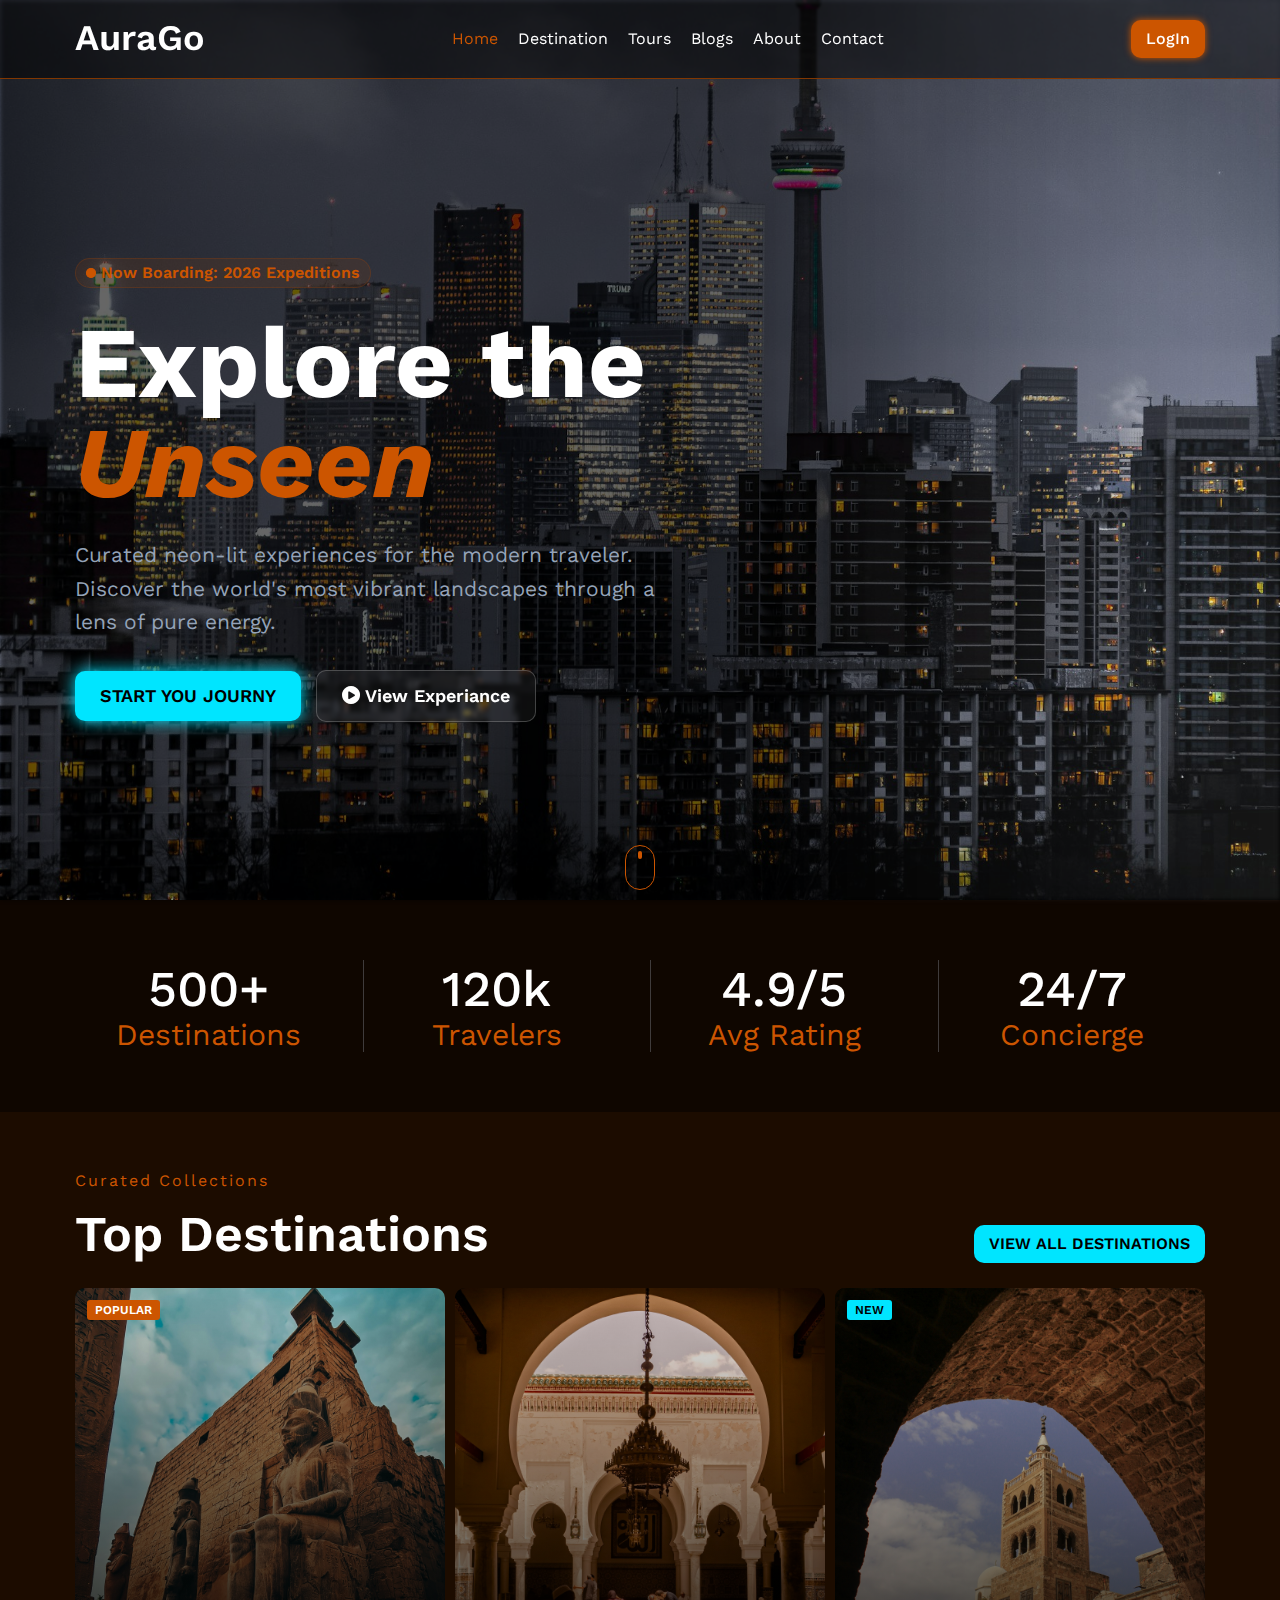
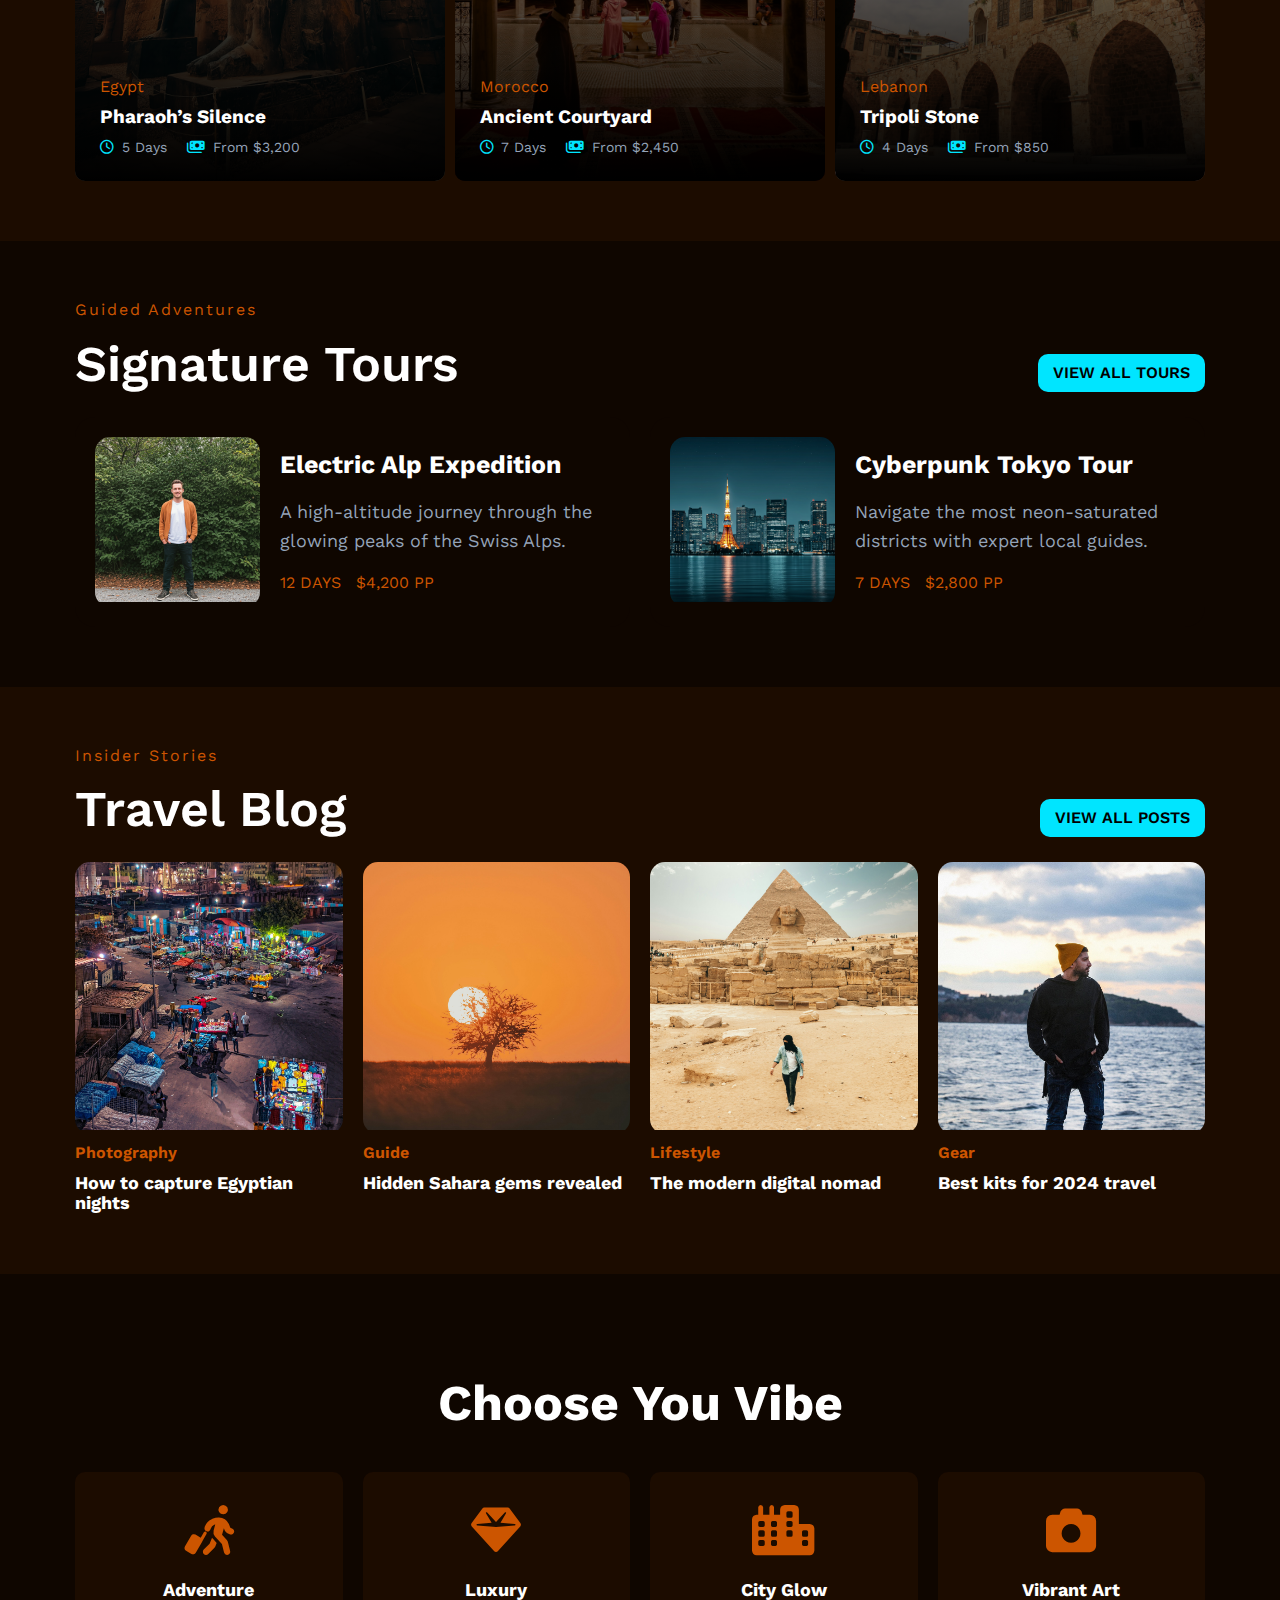
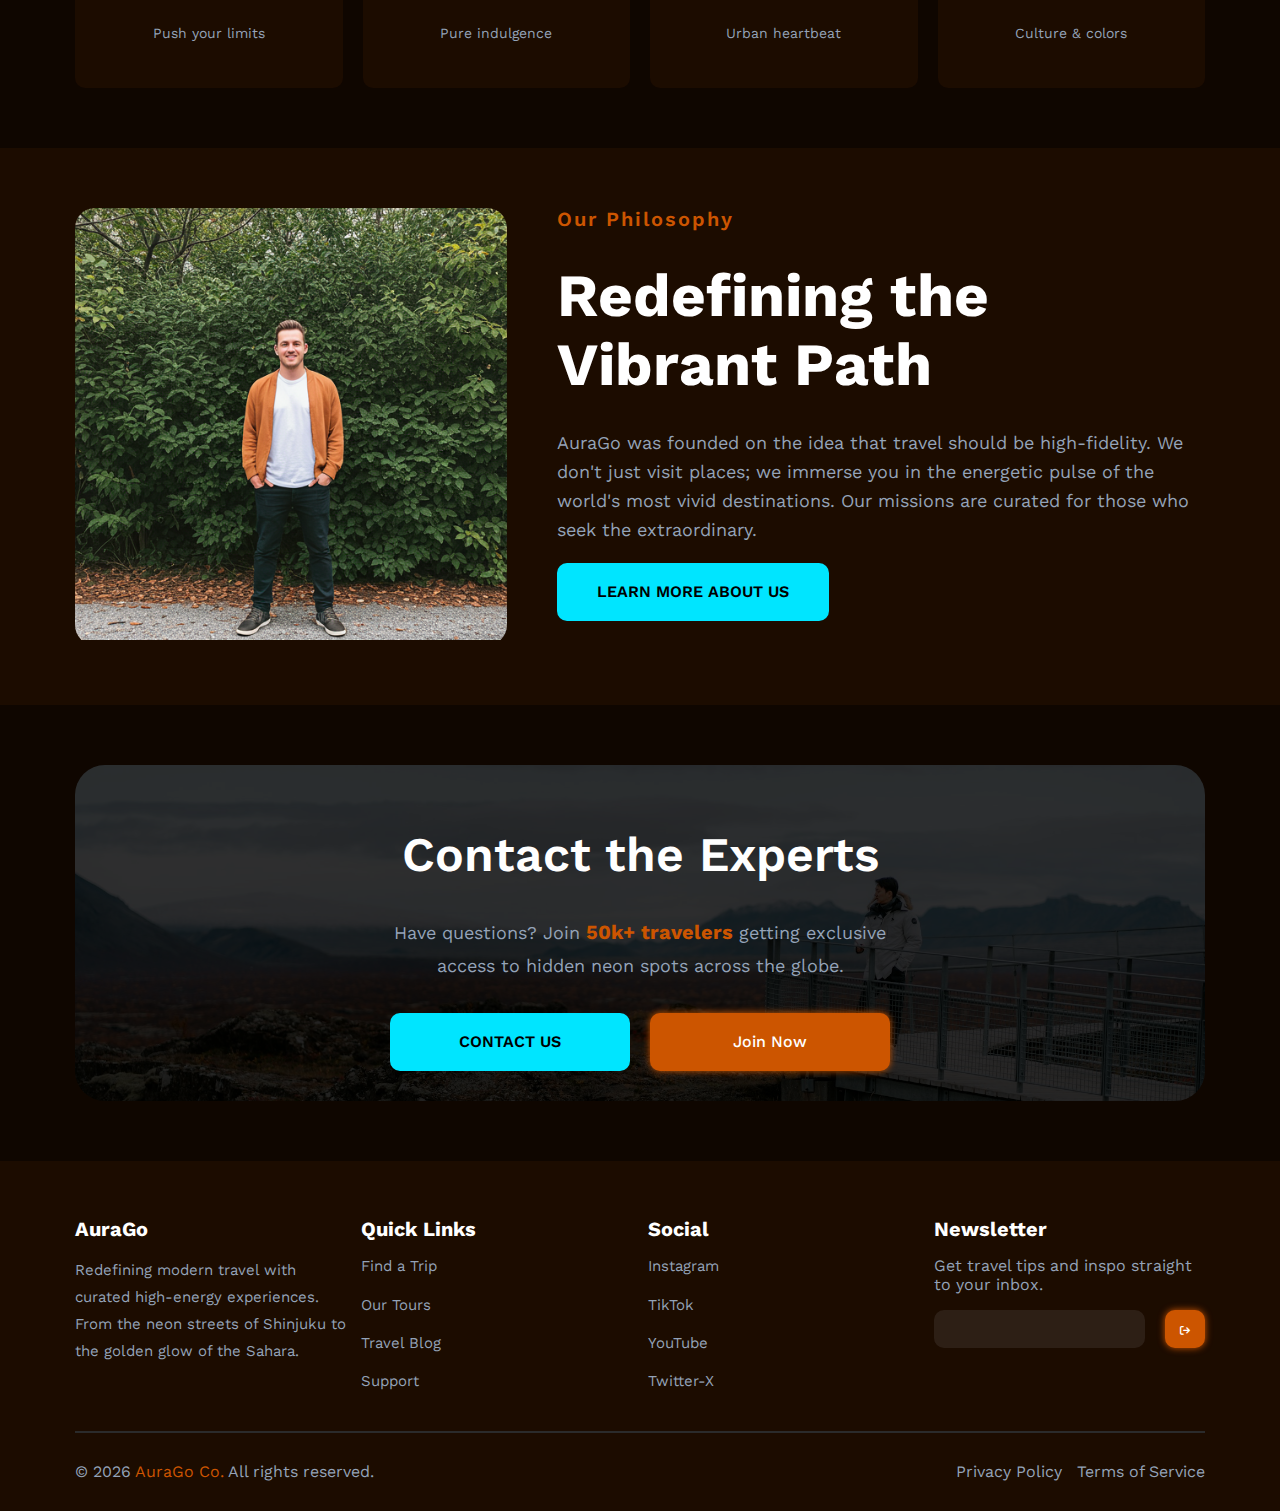
<file: index.html>
<!doctype html>
<html lang="en">
  <head>
    <meta charset="UTF-8" />
    <meta name="viewport" content="width=device-width, initial-scale=1.0" />
    <title>AuraGo</title>
    <link rel="stylesheet" href="CSS/commonStyles.css" />
    <link rel="stylesheet" href="CSS/homePage.css" />
    <link rel="stylesheet" href="CSS/Normalize.css" />
    <link
      rel="stylesheet"
      href="https://cdnjs.cloudflare.com/ajax/libs/font-awesome/6.5.1/css/all.min.css"
    />
    <link rel="preconnect" href="https://fonts.googleapis.com" />
    <link rel="preconnect" href="https://fonts.gstatic.com" crossorigin />
    <link
      href="https://fonts.googleapis.com/css2?family=Montserrat:ital,wght@0,100..900;1,100..900&family=Work+Sans:ital,wght@0,100..900;1,100..900&display=swap"
      rel="stylesheet"
    />
  </head>
  <body>
    <header>
      <div class="container">
        <div class="logo">
          <a href="#">AuraGo</a>
        </div>
        <nav>
          <ul>
            <li><a class="active" href="#">Home</a></li>
            <li><a href="#destinations">Destination</a></li>
            <li><a href="#tours">Tours</a></li>
            <li><a href="#blogs">Blogs</a></li>
            <li><a href="#about">About</a></li>
            <li><a href="#contact">Contact</a></li>
          </ul>
        </nav>
        <div>
          <button class="custom-btn orange">
            <a href="Pages/login.html">LogIn</a>
          </button>
        </div>
      </div>
    </header>
    <section class="landing">
      <div class="container">
        <div class="content">
          <div class="boarding">
            <span>
              <span></span>
              <span></span>
            </span>
            Now Boarding: 2026 Expeditions
          </div>
          <h1>Explore the <span>Unseen</span></h1>
          <p>
            Curated neon-lit experiences for the modern traveler. Discover the
            world's most vibrant landscapes through a lens of pure energy.
          </p>
          <div class="btns">
            <button class="journy custom-btn skyblue">
              <a href="Pages/join.html">Start You Journy</a>
            </button>
            <button class="experience custom-btn">
              <i class="fa-solid fa-circle-play"></i> View Experiance
            </button>
          </div>
        </div>
        <div class="mouse"></div>
      </div>
    </section>
    <section class="stats section-padding dark-bg">
      <div class="container">
        <div class="stat">
          <h2>500+</h2>
          <p>Destinations</p>
        </div>
        <div class="stat">
          <h2>120k</h2>
          <p>Travelers</p>
        </div>
        <div class="stat">
          <h2>4.9/5</h2>
          <p>Avg Rating</p>
        </div>
        <div class="stat">
          <h2>24/7</h2>
          <p>Concierge</p>
        </div>
      </div>
    </section>
    <section id="destinations" class="destinations section-padding light-bg">
      <div class="container">
        <div class="special-heading">
          <div>
            <span>Curated Collections</span>
            <h1>Top Destinations</h1>
          </div>
          <button class="custom-btn skyblue">
            <a href="./Pages/destinations.html"> View All Destinations </a>
          </button>
        </div>
        <div class="content">
          <div class="card popular">
            <img src="Assets/temple.jpg" alt="Tokyo" />
            <div class="card-info">
              <span>Egypt</span>
              <h4>Pharaoh’s Silence</h4>
              <div>
                <span><i class="fa-regular fa-clock"></i> 5 Days</span>
                <span><i class="fa-solid fa-money-bills"></i> From $3,200</span>
              </div>
            </div>
          </div>
          <div class="card">
            <img src="Assets/moroco.jpg" alt="Tokyo" />
            <div class="card-info">
              <span>Morocco</span>
              <h4>Ancient Courtyard</h4>
              <div>
                <span><i class="fa-regular fa-clock"></i> 7 Days</span>
                <span><i class="fa-solid fa-money-bills"></i> From $2,450</span>
              </div>
            </div>
          </div>
          <div class="card new">
            <img src="Assets/lebanon.jpg" alt="Tokyo" />
            <div class="card-info">
              <span>Lebanon</span>
              <h4>Tripoli Stone</h4>
              <div>
                <span><i class="fa-regular fa-clock"></i> 4 Days</span>
                <span><i class="fa-solid fa-money-bills"></i> From $850</span>
              </div>
            </div>
          </div>
        </div>
      </div>
    </section>
    <section id="tours" class="tours section-padding dark-bg">
      <div class="container">
        <div class="special-heading">
          <div>
            <span>Guided Adventures</span>
            <h1>Signature Tours</h1>
          </div>
          <button class="custom-btn skyblue">
            <a href="Pages/tours.html"> View All Tours </a>
          </button>
        </div>
        <div class="cards">
          <div class="card">
            <div class="image">
              <img src="Assets/tour-1.png" alt="" />
            </div>
            <div class="card-info">
              <h3>Electric Alp Expedition</h3>
              <p>
                A high-altitude journey through the glowing peaks of the Swiss
                Alps.
              </p>
              <div>
                <span>12 DAYS </span>
                <span>$4,200 PP</span>
              </div>
            </div>
          </div>
          <div class="card">
            <div class="image">
              <img src="Assets/tour-2.png" alt="" />
            </div>
            <div class="card-info">
              <h3>Cyberpunk Tokyo Tour</h3>
              <p>
                Navigate the most neon-saturated districts with expert local
                guides.
              </p>
              <div>
                <span>7 DAYS </span>
                <span>$2,800 PP</span>
              </div>
            </div>
          </div>
        </div>
      </div>
    </section>
    <section id="blogs" class="blogs section-padding light-bg">
      <div class="container">
        <div class="special-heading">
          <div>
            <span>Insider Stories </span>
            <h1>Travel Blog</h1>
          </div>
          <button class="custom-btn skyblue">
            <a href="Pages/blogs.html"> View All Posts </a>
          </button>
        </div>
        <div class="cards">
          <div class="card">
            <div class="image">
              <img src="Assets/blog-1.jpg" alt="" />
            </div>
            <div class="card-info">
              <h4>Photography</h4>
              <p>How to capture Egyptian nights</p>
            </div>
          </div>
          <div class="card">
            <div class="image">
              <img src="Assets/blog-2.jpg" alt="" />
            </div>
            <div class="card-info">
              <h4>Guide</h4>
              <p>Hidden Sahara gems revealed</p>
            </div>
          </div>
          <div class="card">
            <div class="image">
              <img src="Assets/blog-3.png" alt="" />
            </div>
            <div class="card-info">
              <h4>Lifestyle</h4>
              <p>The modern digital nomad</p>
            </div>
          </div>
          <div class="card">
            <div class="image">
              <img src="Assets/blog-4.jpg" alt="" />
            </div>
            <div class="card-info">
              <h4>Gear</h4>
              <p>Best kits for 2024 travel</p>
            </div>
          </div>
        </div>
      </div>
    </section>
    <section class="activities section-padding dark-bg">
      <div class="container">
        <h1>Choose You Vibe</h1>
        <div class="cards">
          <div class="card">
            <i class="fas fa-solid fa-person-walking-luggage"></i>
            <h4>Adventure</h4>
            <p>Push your limits</p>
          </div>
          <div class="card">
            <i class="fas fa-regular fa-gem"></i>
            <h4>Luxury</h4>
            <p>Pure indulgence</p>
          </div>
          <div class="card">
            <i class="fas fa-solid fa-city"></i>
            <h4>City Glow</h4>
            <p>Urban heartbeat</p>
          </div>
          <div class="card">
            <i class="fas fa-camera"></i>
            <h4>Vibrant Art</h4>
            <p>Culture & colors</p>
          </div>
        </div>
      </div>
    </section>
    <section id="about" class="about section-padding light-bg">
      <div class="container">
        <div class="image"><img src="Assets/tour-1.png" alt="" /></div>
        <div class="info">
          <span>Our Philosophy</span>
          <h2>Redefining the Vibrant Path</h2>
          <p>
            AuraGo was founded on the idea that travel should be high-fidelity.
            We don't just visit places; we immerse you in the energetic pulse of
            the world's most vivid destinations. Our missions are curated for
            those who seek the extraordinary.
          </p>
          <button class="custom-btn skyblue">Learn More About Us</button>
        </div>
      </div>
    </section>
    <section id="contact" class="contact section-padding dark-bg">
      <div class="container">
        <div>
          <img
            src="Assets/join-us.jpg"
            alt="Man Standing On A Bridge, Looking At A Nature View"
          />
          <div class="content">
            <h1>Contact the Experts</h1>
            <p>
              Have questions? Join <span>50k+ travelers</span> getting exclusive
              access to hidden neon spots across the globe.
            </p>
            <div class="btns">
              <button type="submit" class="custom-btn skyblue">
                <a href="Pages/contact.html"> Contact US </a>
              </button>
              <button type="submit" class="custom-btn orange">
                <a href="Pages/signup.html"> Join Now </a>
              </button>
            </div>
          </div>
        </div>
      </div>
    </section>
    <footer class="light-bg">
      <div class="container">
        <div class="content">
          <div class="col about">
            <h2>AuraGo</h2>
            <p>
              Redefining modern travel with curated high-energy experiences.
              From the neon streets of Shinjuku to the golden glow of the
              Sahara.
            </p>
          </div>
          <div class="col quick-links">
            <h2>Quick Links</h2>
            <ul>
              <li><a href="Pages/destinations.html">Find a Trip</a></li>
              <li><a href="Pages/tours.html">Our Tours</a></li>
              <li><a href="Pages/blogs.html">Travel Blog</a></li>
              <li><a href="Pages/contact.html">Support</a></li>
            </ul>
          </div>
          <div class="col social-media">
            <h2>Social</h2>
            <ul>
              <li><a href="https://www.instagram.com">Instagram</a></li>
              <li><a href="https://www.tiktok.com">TikTok</a></li>
              <li><a href="https://www.toutube.com">YouTube</a></li>
              <li><a href="https://www.x.com">Twitter-X</a></li>
            </ul>
          </div>
          <div class="col newsletter">
            <h2>Newsletter</h2>
            <p>Get travel tips and inspo straight to your inbox.</p>
            <div>
              <input type="text" />
              <button class="custom-btn orange">
                <i class="fas fa-solid fa-arrow-right-from-bracket"></i>
              </button>
            </div>
          </div>
        </div>
        <div class="copyright">
          <div>&copy; 2026 <span>AuraGo Co.</span> All rights reserved.</div>
          <div>
            <a href="">Privacy Policy</a>
            <a href="">Terms of Service</a>
          </div>
        </div>
      </div>
    </footer>
  </body>
  <script>
    let links = document.querySelector("header .container ul");
    links.addEventListener("click", (e) => {
      links.querySelectorAll("a").forEach((link) => {
        link.classList.remove("active");
      });
      e.target.classList.add("active");
    });
  </script>
</html>
</file>
<file: CSS/commonStyles.css>
* {
  box-sizing: border-box;
  -moz-box-sizing: border-box;
  -webkit-box-sizing: border-box;
}

:root {
  --main-color: #cc5500;
  --dark-orange-color: #813701;
  --secandary-color: #00e5ff;
  --text-color: #94a3b8;
  --bg-color-1: #1c0c00;
  --bg-color-2: #0f0600;
}

html {
  scroll-behavior: smooth;
}

body {
  font-family: "Work Sans", sans-serif;
  background-color: black;
}

ul {
  list-style: none;
  padding: 0;
  margin: 0;
}

a {
  text-decoration: none;
}

.dark-bg {
  background-color: var(--bg-color-2);
}
.light-bg {
  background-color: var(--bg-color-1);
}

.section-padding {
  padding-top: 60px;
  padding-bottom: 60px;
}
/* Different Scrrens */
.container {
  padding: 0 20px;
  margin: 0 auto;
}

@media (min-width: 548px) {
  .container {
    width: 520px;
  }
}
@media (min-width: 768px) {
  .container {
    width: 750px;
  }
}
@media (min-width: 992px) {
  .container {
    width: 970px;
  }
}
@media (min-width: 1200px) {
  .container {
    width: 1170px;
  }
}
@media (min-width: 1400px) {
  .container {
    width: 1370px;
  }
}
/* --Different Scrrens-- */

/* ******\\\\\\ All Components //////****** */

/* Sepcial Heading */
.special-heading {
  display: flex;
  justify-content: space-between;
  margin-bottom: 25px;
}

@media (max-width: 768px) {
  .special-heading {
    flex-direction: column;
  }
}

.special-heading button {
  align-self: flex-end;
}

@media (max-width: 768px) {
  .special-heading button {
    align-self: stretch;
    margin-top: 15px;
  }
}

.special-heading div span {
  color: var(--main-color);
  letter-spacing: 2px;
}

.special-heading div h1 {
  font-size: 50px;
  font-weight: 600;
  margin: 15px 0 0;
  color: white;
}

@media (max-width: 768px) {
  .special-heading div h1 {
    font-size: 32px;
  }
}
/* --Sepcial Heading-- */

/* Buttons */
.custom-btn {
  border: none;
  color: white;
  border-radius: 10px;
  padding: 10px 15px;
  cursor: pointer;
  transition: 0.3s;
}

.orange {
  background-color: var(--main-color);
  box-shadow: 0 0 7px var(--main-color);
  font-weight: 500;
}
.orange a {
  color: white;
}

.orange:hover {
  background-color: var(--dark-orange-color);
}

.skyblue {
  color: black !important;
  background-color: var(--secandary-color);
  text-transform: uppercase;
  font-weight: 600;
}

.skyblue:hover {
  transform: scale(1.08);
}

.skyblue a {
  color: black;
}

/* --Buttons-- */

/* --******\\\\\\ All Components //////******-- */

/* Header */
header {
  position: fixed;
  z-index: 1050;
  width: 100%;
  top: 0;
  border-bottom: 1px solid var(--dark-orange-color);
}

header::before {
  content: "";
  position: absolute;
  z-index: -1;
  width: 100%;
  height: 100%;
  background-color: #0000007a;
  backdrop-filter: blur(1px);
}

header .container {
  min-height: 78px;
  display: flex;
  justify-content: space-between;
}

header .container .logo a {
  font-size: 36px;
  font-weight: 600;
  color: white;
}

header .container nav {
  display: flex;
  align-items: center;
}

header .container nav ul {
  display: flex;
  align-items: center;
}

@media (max-width: 768px) {
  header .container nav ul {
    display: none;
  }
}

header .container nav ul a {
  padding: 15px 10px;
  display: block;
  transition: 0.3s;
  color: white;
}

header .container nav ul a.active,
header .container nav ul a:hover {
  color: var(--main-color);
}

header .container > div {
  display: flex;
  align-items: center;
}
/* --Header-- */

/* Footer */
footer .container .content {
  display: grid;
  grid-template-columns: repeat(4, minmax(0, 1fr));
  color: var(--text-color);
  gap: 15px;
  padding: 40px 0;
}

@media (max-width: 768px) {
  footer .container .content {
    grid-template-columns: minmax(0, 1fr);
  }
}

footer .container .content .col h2 {
  color: white;
  font-size: 20px;
}

footer .container .content .about p {
  font-size: 15px;
  line-height: 1.8;
}

footer .container .content .col ul {
  display: flex;
  flex-direction: column;
  gap: 20px;
}

footer .container .content .col ul a {
  color: var(--text-color);
  transition: 0.3s;
  font-size: 15px;
}

footer .container .content .col ul a:hover {
  color: var(--main-color);
}

footer .container .content .newsletter p {
  font: 15px;
}

footer .container .content .newsletter div {
  display: flex;
  gap: 10px;
}

footer .container .content .newsletter div input {
  flex: 1;
  background-color: #adadad1f;
  outline: none;
  padding: 10px;
  border-radius: 10px;
  font-size: 12px;
  color: white;
  border: 1px solid transparent;
  transition: 0.3s;
  margin-right: 10px;
  min-width: 0;
}

footer .container .content .newsletter div input:focus {
  border-color: blue;
}

footer .container .content .newsletter div i {
  font-size: 10px;
}

footer .container .copyright {
  display: flex;
  justify-content: space-between;
  align-items: center;
  text-align: center;
  color: var(--text-color);
  padding: 30px 0;
  border-top: 2px solid #2b2b2b;
}

@media (max-width: 768px) {
  footer .container .copyright {
    flex-direction: column;
    align-items: center;
    gap: 10px;
  }
}

footer .container .copyright a.home {
  font-weight: 700;
  font-size: 30px;
}

footer .container .copyright span {
  color: var(--main-color);
}

footer .container .copyright a {
  color: var(--text-color);
  margin-left: 10px;
  transition: 0.3s;
}

footer .container .copyright a:hover {
  color: var(--main-color);
}

/* --Footer-- */
</file>
<file: CSS/homePage.css>
/* Landing */
.landing {
  background-image: url(../Assets/landing.jpg);
  max-width: 100%;
  height: 100vh;
  background-size: cover;
  position: relative;
  background-position: center;
  display: flex;
  align-items: center;
  color: white;
  padding-top: 80px;
}

.landing::before {
  content: "";
  position: absolute;
  width: 100%;
  height: 100%;
  left: 0;
  top: 0;
  background-image: linear-gradient(to right, #000000 60%, #ffffff24);
  filter: opacity(0.6) blur(2px);
}

.mouse {
  position: absolute;
  bottom: 10px;
  left: 50%;
  transform: translateX(-50%);
  width: 30px;
  height: 45px;
  border-radius: 30px;
  border: 1px solid var(--main-color);
}

@media (max-width: 768px) {
  .mouse {
    display: none;
  }
}

.mouse::before {
  content: "";
  position: absolute;
  width: 4px;
  height: 8px;
  left: 50%;
  top: 5px;
  transform: translateX(-50%);
  background-color: var(--main-color);
  border-radius: 5px;
  animation: up-down 1s infinite;
}

.landing .container .content {
  position: relative;
  z-index: 1;
  max-width: 600px;
}

.landing .container .boarding {
  color: var(--main-color);
  background-color: #a2430021;
  border-radius: 20px;
  padding: 5px 10px;
  width: fit-content;
  font-weight: 600;
  border: 1px solid #a2440045;
}

.landing .container .boarding > span {
  display: inline-flex;
  position: relative;
}

.landing .container .boarding > span span {
  width: 10px;
  height: 10px;
  border-radius: 50%;
  background-color: var(--main-color);
}

.landing .container .boarding > span span:last-of-type {
  position: absolute;
  left: 0;
  top: 0;
  animation: flashing 1s cubic-bezier(0, 0, 0.2, 1) infinite;
  opacity: 0.75;
}

.landing .container h1 {
  font-size: 100px;
  margin: 25px 0;
  line-height: 1;
}

@media (max-width: 992px) {
  .landing .container h1 {
    font-size: 70px;
  }
}

.landing .container h1 span {
  color: var(--main-color);
  font-style: italic;
}

.landing .container p {
  font-size: 21px;
  color: var(--text-color);
  line-height: 1.6;
}

.landing .container .btns button {
  font-weight: 600;
  font-size: 18px;
  padding: 15px 25px;
}

.landing .container .btns .journy {
  margin-right: 10px;
  box-shadow: 0px 0px 16px var(--secandary-color);
}

.landing .container .btns .experience {
  backdrop-filter: blur(2px);
  background-color: #ffffff0d;
  border: 1px solid rgb(180 180 180 / 32%);
  margin-top: 10px;
  box-shadow: none;
}

.landing .container .btns .experience:hover {
  background-color: #ffffff29;
}

/* --Landing-- */

/* Stats */
.stats .container {
  display: grid;
  grid-template-columns: repeat(auto-fit, minmax(250px, 1fr));
  gap: 20px;
  text-align: center;
}

.stats .container .stat:not(:first-child) {
  border-left: 1px solid #3f3b3b;
}

.stats .container .stat h2 {
  font-size: 50px;
  color: white;
  margin: 0;
  font-weight: 500;
}

.stats .container .stat p {
  font-size: 30px;
  margin: 0;
  color: var(--main-color);
}

@media (max-width: 768px) {
  .stats .container .stat:not(:first-child) {
    border-left: none;
    padding-top: 20px;
    border-top: 1px solid #3f3b3b;
  }
}
/* --Stats-- */

/* Destination */
.destinations .container .content {
  display: grid;
  grid-template-columns: repeat(3, minmax(0, 1fr));
  gap: 10px;
}

@media (max-width: 768px) {
  .destinations .container .content {
    grid-template-columns: 1fr;
  }
}

.destinations .container .content .card {
  border-radius: 10px;
  overflow: hidden;
  position: relative;
  aspect-ratio: 3 / 4;
  z-index: 1;
  cursor: pointer;
  background-image: linear-gradient(90deg, black, transparent);
}

.destinations .container .content .card::after {
  content: "";
  width: 100%;
  height: 100%;
  position: absolute;
  left: 0;
  z-index: -1;
  bottom: 0;
  background-image: linear-gradient(to top, black, transparent);
}

.destinations .container .content .card.popular::before,
.destinations .container .content .card.new::before {
  position: absolute;
  left: 12px;
  top: 12px;
  font-size: 12px;
  text-transform: uppercase;
  padding: 4px 8px;
  border-radius: 3px;
  font-weight: 600;
  line-height: 100%;
}

.destinations .container .content .card.new::before {
  content: "new";
  background-color: var(--secandary-color);
  color: black;
}

.destinations .container .content .card.popular::before {
  content: "Popular";
  background-color: var(--main-color);
  color: white;
}

.destinations .container .content .card img {
  width: 100%;
  display: block;
  position: absolute;
  z-index: -1;
  height: 100%;
  object-fit: cover;
  transition: 0.6s;
}

.destinations .container .content .card:hover img {
  transform: scale(1.1);
}

.destinations .container .content .card .card-info {
  padding: 25px;
  position: absolute;
  left: 0;
  bottom: 0;
  width: 100%;
}

.destinations .container .content .card .card-info > span {
  color: var(--main-color);
}

.destinations .container .content .card .card-info h4 {
  color: white;
  margin: 10px 0;
  font-size: 19px;
}

.destinations .container .content .card .card-info div span {
  color: var(--text-color);
  font-size: 14px;
  margin-right: 15px;
}

.destinations .container .content .card .card-info i {
  color: var(--secandary-color);
  margin-right: 3px;
}
/* --Destination-- */

/* Tours */
.tours .container .cards {
  display: grid;
  grid-template-columns: repeat(2, minmax(0, 1fr));
  gap: 20px;
}

@media (max-width: 768px) {
  .tours .container .cards {
    grid-template-columns: repeat(1, minmax(0, 1fr));
  }
}

.tours .container .cards .card {
  background-color: var(--bg-color-2);
  display: flex;
  align-items: center;
  gap: 20px;
  padding: 20px;
  border-radius: 20px;
}

.tours .container .cards .card .image {
  flex: 1;
  border-radius: 15px;
  overflow: hidden;
}

.tours .container .cards .card .image img {
  width: 100%;
}

.tours .container .cards .card .card-info {
  flex: 2;
}

.tours .container .cards .card .card-info h3 {
  color: white;
  margin: 0;
  font-size: 25px;
}

.tours .container .cards .card .card-info p {
  color: var(--text-color);
  font-size: 18px;
  line-height: 1.6;
}

.tours .container .cards .card .card-info div {
  color: var(--main-color);
  display: flex;
  gap: 15px;
}
/* --Tours-- */

/* Blogs */
.blogs .container .cards {
  display: grid;
  grid-template-columns: repeat(4, minmax(0, 1fr));
  gap: 20px;
}

@media (max-width: 768px) {
  .blogs .container .cards {
    grid-template-columns: minmax(0, 1fr);
  }
}

.blogs .container .cards .card {
  cursor: pointer;
}

.blogs .container .cards .card .image {
  border-radius: 15px;
  overflow: hidden;
}

.blogs .container .cards .card .image img {
  width: 100%;
  aspect-ratio: 1 / 1;
  object-fit: cover;
  transition: 0.5s;
}

.blogs .container .cards .card:hover .image img {
  transform: scale(1.1);
}

.blogs .container .cards .card .card-info h4 {
  margin: 10px 0;
  color: var(--main-color);
  font-weight: 650;
}
.blogs .container .cards .card .card-info p {
  transition: 0.3s;
  color: white;
  font-weight: 700;
  font-size: 18px;
  margin: 0;
}

.blogs .container .cards .card:hover .card-info p {
  color: var(--secandary-color);
}
/* --Blogs-- */

/* Activities */
.activities .container h1 {
  text-align: center;
  margin: 40px 0;
  font-size: 50px;
  font-weight: 700;
  color: white;
}

@media (max-width: 768px) {
  .activities .container h1 {
    font-size: 32px;
  }
}

.activities .container .cards {
  text-align: center;
  display: grid;
  grid-template-columns: repeat(4, minmax(0, 1fr));
  gap: 20px;
}

@media (max-width: 992px) {
  .activities .container .cards {
    grid-template-columns: repeat(2, minmax(0, 1fr));
  }
}

.activities .container .cards .card {
  background-color: var(--bg-color-1);
  border-radius: 10px;
  padding: 32px;
  cursor: pointer;
  border: 1px solid transparent;
}

.activities .container .cards .card:hover {
  border-color: var(--main-color);
}

.activities .container .cards .card i {
  font-size: 50px;
  color: var(--main-color);
  transition: 0.3s;
}

.activities .container .cards .card:hover i {
  transform: scale(1.3);
}

.activities .container .cards .card h4 {
  font-size: 18px;
  margin: 25px 0;
  color: white;
}

.activities .container .cards .card p {
  color: var(--text-color);
  font-size: 14px;
}

/* --Activities-- */

/* About */
.about .container {
  display: flex;
  gap: 50px;
}

@media (max-width: 768px) {
  .about .container {
    flex-direction: column;
  }
}

.about .container .image {
  flex: 1;
  overflow: hidden;
  border-radius: 20px;
}
.about .container .image img {
  width: 100%;
}

.about .container div {
  flex: 1.5;
}

.about .container div span {
  color: var(--main-color);
  letter-spacing: 2px;
  font-size: 20px;
  font-weight: 600;
}

.about .container div h2 {
  color: white;
  font-size: 60px;
  font-weight: 700;
  margin: 30px 0;
}

@media (max-width: 768px) {
  .about .container div h2 {
    font-size: 40px;
  }
}

.about .container div p {
  line-height: 1.6;
  font-size: 18px;
  color: var(--text-color);
}

.about .container div button {
  padding: 20px 40px;
}

/* --About-- */

/* Contact */
.contact .container > div {
  position: relative;
  z-index: 0;
  padding: 30px;
  text-align: center;
  color: white;
  border-radius: 30px;
  overflow: hidden;
}

.contact .container > div img {
  position: absolute;
  left: 0;
  top: 0;
  width: 100%;
  height: 100%;
  z-index: -1;
  filter: brightness(0.2);
  object-fit: cover;
}

.contact .container .content {
  max-width: 500px;
  margin: auto;
}

.contact .container h1 {
  font-size: 48px;
  font-weight: 600;
}

@media (max-width: 768px) {
  .contact .container h1 {
    font-size: 30px;
  }
}

.contact .container p {
  font-size: 18px;
  line-height: 1.8;
  margin: 30px 0;
  color: var(--text-color);
}

.contact .container p span {
  color: var(--main-color);
  font-weight: 700;
  font-size: 20px;
}

.contact .container .btns {
  display: flex;
  justify-content: center;
  gap: 20px;
}

.contact .container .btns input:focus {
  border-color: var(--main-color);
}

.contact .container .btns button {
  padding: 20px;
  flex: 1;
}
/* --Contact-- */

/* Animations */
@keyframes flashing {
  75%,
  100% {
    transform: scale(2);
    opacity: 0;
  }
}

@keyframes up-down {
  50% {
    top: 1px;
  }
  100% {
    top: 5px;
  }
}
</file>
